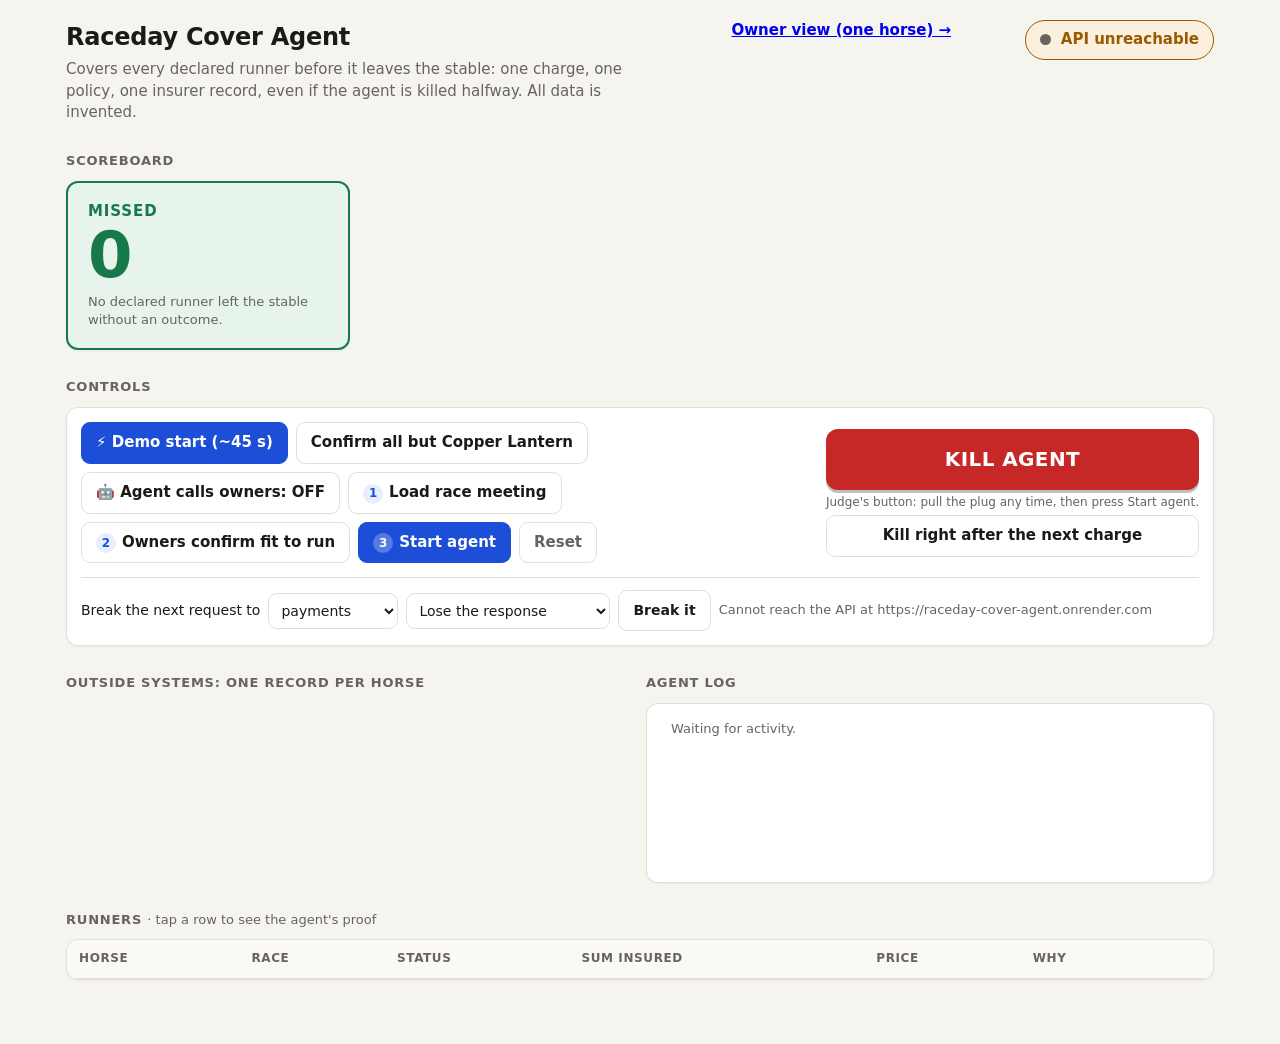
<file: web/index.html>
<!doctype html>
<html lang="en">
<head>
<script>if (location.pathname === "/") location.replace("/mission.html" + location.search + location.hash);</script>
<meta charset="utf-8">
<meta name="viewport" content="width=device-width, initial-scale=1">
<title>Raceday Cover Agent</title>
<style>
  :root {
    --bg:#f5f4ef; --card:#ffffff; --card2:#faf9f6; --ink:#1b1a17; --mute:#67645d; --line:#e2dfd6;
    --ok:#17794a; --ok-bg:#e6f4ec; --warn:#9a5800; --warn-bg:#fbf0dd; --bad:#b3261e; --bad-bg:#fbe7e5;
    --accent:#1d4ed8; --accent-bg:#e7eefe; --kill:#c62828; --kill-ink:#ffffff; --shadow:0 1px 2px rgba(0,0,0,.05);
    color-scheme: light;
  }
  @media (prefers-color-scheme: dark) {
    :root:not([data-theme="light"]) {
      --bg:#131210; --card:#1d1c19; --card2:#191815; --ink:#f2f0ea; --mute:#a29e95; --line:#34322d;
      --ok:#5fd39a; --ok-bg:#16301f; --warn:#f2b55c; --warn-bg:#33270f; --bad:#ff8a80; --bad-bg:#3a1a17;
      --accent:#8fb0ff; --accent-bg:#1a2541; --kill:#e53935; --kill-ink:#ffffff; --shadow:none;
      color-scheme: dark;
    }
  }
  :root[data-theme="dark"] {
    --bg:#131210; --card:#1d1c19; --card2:#191815; --ink:#f2f0ea; --mute:#a29e95; --line:#34322d;
    --ok:#5fd39a; --ok-bg:#16301f; --warn:#f2b55c; --warn-bg:#33270f; --bad:#ff8a80; --bad-bg:#3a1a17;
    --accent:#8fb0ff; --accent-bg:#1a2541; --kill:#e53935; --kill-ink:#ffffff; --shadow:none;
    color-scheme: dark;
  }
  * { box-sizing:border-box; }
  html, body { overflow-x:hidden; }
  body { margin:0; background:var(--bg); color:var(--ink); font:15px/1.45 system-ui, -apple-system, "Segoe UI", Roboto, sans-serif; }
  main { max-width:1180px; margin:0 auto; padding:20px 16px 64px; }
  h1 { font-size:24px; margin:0; letter-spacing:-.01em; }
  h2 { font-size:13px; margin:28px 0 10px; color:var(--mute); font-weight:650; text-transform:uppercase; letter-spacing:.06em; }
  h3 { font-size:13px; margin:0 0 8px; color:var(--mute); font-weight:650; text-transform:uppercase; letter-spacing:.05em; }
  .sub { color:var(--mute); margin:4px 0 0; max-width:62ch; }
  .head { display:flex; flex-wrap:wrap; gap:12px 20px; align-items:flex-start; justify-content:space-between; }
  .card { background:var(--card); border:1px solid var(--line); border-radius:12px; box-shadow:var(--shadow); }
  .num { font-variant-numeric:tabular-nums; white-space:nowrap; }
  .mute { color:var(--mute); } .small { font-size:13px; }
  code, .mono { font-family:ui-monospace, SFMono-Regular, Menlo, monospace; font-size:12px; }

  /* agent state */
  .agent { display:inline-flex; align-items:center; gap:10px; padding:8px 14px; border-radius:99px; font-weight:650; border:1px solid var(--line); background:var(--card); white-space:nowrap; }
  .dot { width:11px; height:11px; border-radius:50%; background:var(--mute); }
  .agent.running { color:var(--ok); border-color:var(--ok); background:var(--ok-bg); }
  .agent.running .dot { background:var(--ok); animation:pulse 1.2s infinite; }
  .agent.killed { color:var(--bad); border-color:var(--bad); background:var(--bad-bg); }
  .agent.killed .dot { background:var(--bad); }
  .agent.offline { color:var(--warn); border-color:var(--warn); background:var(--warn-bg); }
  @keyframes pulse { 50% { opacity:.3; } }
  @media (prefers-reduced-motion: reduce) { .agent.running .dot, .pill.moving::before { animation:none; } }

  /* scoreboard */
  .board { display:grid; grid-template-columns:minmax(200px, 1fr) 3fr; gap:12px; }
  .missed { padding:18px 20px; display:flex; flex-direction:column; justify-content:center; border-width:2px; }
  .missed b { font-size:64px; line-height:1; font-variant-numeric:tabular-nums; }
  .missed span { font-size:15px; font-weight:650; text-transform:uppercase; letter-spacing:.06em; }
  .missed small { color:var(--mute); margin-top:6px; font-size:13px; }
  .missed.zero { border-color:var(--ok); background:var(--ok-bg); color:var(--ok); }
  .missed.some { border-color:var(--bad); background:var(--bad-bg); color:var(--bad); }
  .tiles { display:grid; grid-template-columns:repeat(3, 1fr); gap:12px; }
  .tile { padding:12px 14px; }
  .tile b { display:block; font-size:36px; line-height:1.1; font-variant-numeric:tabular-nums; }
  .tile span { color:var(--mute); font-size:13px; font-weight:600; }
  .tile.covered b { color:var(--ok); } .tile.referred b { color:var(--warn); }
  .tile.progress b { color:var(--accent); }

  /* systems + log */
  .split { display:grid; grid-template-columns:1fr 1fr; gap:12px; align-items:start; }
  .systems { display:grid; grid-template-columns:repeat(2, 1fr); gap:12px; }
  .sys { padding:12px 14px; }
  .sys .name { font-weight:650; text-transform:capitalize; }
  .sys .dup { display:flex; align-items:baseline; gap:6px; font-weight:700; margin:2px 0; }
  .sys .dup b { font-size:34px; line-height:1.1; font-variant-numeric:tabular-nums; }
  .sys .dup em { font-style:normal; font-size:15px; }
  .sys.clean .dup { color:var(--ok); } .sys.dirty { border-color:var(--bad); } .sys.dirty .dup { color:var(--bad); }
  .proof { margin:10px 2px 0; font-size:13px; color:var(--mute); }
  .log { padding:12px 14px; height:100%; min-height:180px; display:flex; flex-direction:column; }
  .log ol { list-style:none; margin:0; padding:0; overflow-y:auto; max-height:236px; font-size:13px; }
  .log li { display:grid; grid-template-columns:auto 1fr; gap:10px; padding:4px 0; border-bottom:1px dashed var(--line); }
  .log li:last-child { border-bottom:0; }
  .log time { color:var(--mute); font-variant-numeric:tabular-nums; }
  .log .bad { color:var(--bad); font-weight:600; } .log .good { color:var(--ok); } .log .warn { color:var(--warn); }

  /* controls */
  .controls { padding:14px; display:grid; grid-template-columns:1fr auto; gap:14px 18px; align-items:center; }
  .steps { display:flex; flex-wrap:wrap; gap:8px; align-items:center; }
  button, select { font:inherit; border-radius:9px; border:1px solid var(--line); background:var(--card); color:var(--ink); }
  button { padding:9px 14px; cursor:pointer; font-weight:600; }
  button:hover:not(:disabled) { border-color:var(--mute); }
  button:focus-visible, select:focus-visible, tr.task:focus-visible { outline:3px solid var(--accent); outline-offset:2px; }
  button:disabled { opacity:.5; cursor:default; }
  button .n { display:inline-grid; place-items:center; width:20px; height:20px; border-radius:50%; background:var(--accent-bg); color:var(--accent); font-size:12px; margin-right:6px; }
  button.primary { background:var(--accent); border-color:var(--accent); color:#fff; }
  button.primary .n { background:rgba(255,255,255,.25); color:#fff; }
  :root[data-theme="dark"] button.primary { color:#0d1530; }
  @media (prefers-color-scheme: dark) { :root:not([data-theme="light"]) button.primary { color:#0d1530; } }
  button.ghost { background:transparent; color:var(--mute); }
  .killbox { display:flex; flex-direction:column; align-items:stretch; gap:4px; text-align:center; }
  button.kill { background:var(--kill); border:0; color:var(--kill-ink); font-size:20px; font-weight:800; letter-spacing:.02em; padding:16px 30px; border-radius:12px; box-shadow:0 3px 0 rgba(0,0,0,.25); text-transform:uppercase; }
  button.kill:active:not(:disabled) { transform:translateY(2px); box-shadow:0 1px 0 rgba(0,0,0,.25); }
  .killbox small { color:var(--mute); font-size:12px; }
  .chaos { grid-column:1 / -1; display:flex; flex-wrap:wrap; gap:8px; align-items:center; padding-top:12px; border-top:1px solid var(--line); font-size:14px; }
  select { padding:8px 8px; }
  #flash { min-height:20px; font-size:13px; color:var(--mute); }

  /* runners */
  .wrap { overflow-x:auto; -webkit-overflow-scrolling:touch; }
  table { border-collapse:collapse; width:100%; min-width:760px; }
  th, td { text-align:left; padding:10px 12px; border-bottom:1px solid var(--line); vertical-align:top; }
  th { font-size:12px; color:var(--mute); text-transform:uppercase; letter-spacing:.05em; font-weight:650; background:var(--card2); }
  th:first-child { border-top-left-radius:12px; } th:last-child { border-top-right-radius:12px; }
  tr.task { cursor:pointer; } tr.task:hover td { background:var(--card2); }
  tr.task.open td { background:var(--card2); border-bottom-color:transparent; }
  .caret { display:inline-block; width:14px; color:var(--mute); transition:transform .15s; }
  tr.open .caret { transform:rotate(90deg); }
  .hid { color:var(--mute); font-size:12px; display:block; padding-left:14px; }
  .pill { display:inline-flex; align-items:center; gap:6px; padding:2px 10px; border-radius:99px; font-size:12px; font-weight:650; border:1px solid var(--line); white-space:nowrap; text-transform:capitalize; }
  .pill.covered, .pill.verified { color:var(--ok); border-color:var(--ok); background:var(--ok-bg); }
  .pill.referred, .pill.awaiting_owner, .pill.not_found, .pill.intent { color:var(--warn); border-color:var(--warn); background:var(--warn-bg); }
  .pill.blocked, .pill.mismatched, .pill.unable_to_determine, .pill.unknown { color:var(--bad); border-color:var(--bad); background:var(--bad-bg); }
  .pill.not_confirmed, .pill.not_eligible { color:var(--mute); }
  .pill.moving { color:var(--accent); border-color:var(--accent); background:var(--accent-bg); }
  .pill.moving::before { content:""; width:6px; height:6px; border-radius:50%; background:currentColor; animation:pulse 1s infinite; }
  .why { color:var(--mute); font-size:13px; max-width:44ch; }
  .why.model { color:var(--ink); }
  td.detail { padding:0 12px 16px; background:var(--card2); }
  .detail-in { position:sticky; left:12px; max-width:calc(100vw - 58px); display:grid; grid-template-columns:3fr 2fr; gap:14px; align-items:start; }
  .panel { background:var(--card); border:1px solid var(--line); border-radius:10px; padding:12px 14px; min-width:0; }
  .tl { list-style:none; margin:0; padding:0; }
  .tl > li { padding:0 0 12px; }
  .tl > li:last-child { padding-bottom:0; }
  .tl .stephead { display:flex; flex-wrap:wrap; gap:6px 10px; align-items:center; font-weight:650; }
  .tl .events { list-style:none; margin:6px 0 0 6px; padding:0 0 0 14px; border-left:2px solid var(--line); font-size:13px; }
  .tl .events li { position:relative; padding:2px 0; display:flex; gap:10px; flex-wrap:wrap; }
  .tl .events li::before { content:""; position:absolute; left:-20px; top:9px; width:10px; height:10px; border-radius:50%; background:var(--card); border:2px solid var(--mute); }
  .tl .events li.ok::before { border-color:var(--ok); background:var(--ok); }
  .tl .events li.warn::before { border-color:var(--warn); background:var(--warn); }
  .tl .events li.bad::before { border-color:var(--bad); background:var(--bad); }
  .tl .events li.recover { color:var(--ok); font-weight:600; }
  .tl .events time { color:var(--mute); font-variant-numeric:tabular-nums; min-width:58px; }
  .explain { font-size:15px; line-height:1.5; margin:0; }
  .reasons { margin:0; padding-left:18px; font-size:14px; }
  .kv { display:grid; grid-template-columns:auto 1fr; gap:4px 12px; font-size:14px; margin:8px 0 0; }
  .kv dt { color:var(--mute); } .kv dd { margin:0; }
  .gap { color:var(--bad); font-weight:650; }
  .empty { padding:18px; color:var(--mute); }
  .stack { display:grid; gap:12px; align-content:start; }

  /* projector and phone */
  @media (min-width:1400px) { body { font-size:16px; } main { max-width:1320px; } }
  @media (max-width:900px) {
    .board, .split { grid-template-columns:1fr; }
    .detail-in { grid-template-columns:1fr; }
  }
  @media (max-width:640px) {
    .tiles { grid-template-columns:repeat(3, 1fr); gap:8px; }
    .tile { padding:10px; } .tile b { font-size:26px; } .tile span { font-size:12px; }
    .missed { flex-direction:row; align-items:center; justify-content:flex-start; gap:6px 14px; flex-wrap:wrap; }
    .missed small { flex-basis:100%; margin-top:0; }
    .missed b { font-size:48px; }
    .controls { grid-template-columns:1fr; }
    .steps button { flex:1 1 100%; text-align:left; }
    .systems { gap:8px; }
    .sys .dup b { font-size:28px; }
    h1 { font-size:21px; }
  }
</style>
</head>
<body>
<main>
  <header class="head">
    <div>
      <h1>Raceday Cover Agent</h1>
      <p class="sub">Covers every declared runner before it leaves the stable: one charge, one policy, one insurer record, even if the agent is killed halfway. All data is invented.</p>
    </div>
    <a href="mission.html" style="font-weight:600">Owner view (one horse) →</a>
    <div class="agent" id="agent" role="status" aria-live="polite"><span class="dot"></span><span id="agentText">Connecting</span></div>
  </header>

  <h2>Scoreboard</h2>
  <section class="board">
    <div class="card missed zero" id="missed"><span>Missed</span><b id="missedN">0</b><small>No declared runner left the stable without an outcome.</small></div>
    <div class="tiles" id="tiles"></div>
  </section>

  <h2>Controls</h2>
  <section class="card controls">
    <div class="steps">
      <button id="demoStart" class="primary">⚡ Demo start (~45 s)</button>
      <button id="confirmButOne">Confirm all but Copper Lantern</button>
      <button id="autoCall">🤖 Agent calls owners: OFF</button>
      <button id="seed"><span class="n">1</span>Load race meeting</button>
      <button id="confirmAll"><span class="n">2</span>Owners confirm fit to run</button>
      <button id="start" class="primary"><span class="n">3</span>Start agent</button>
      <button id="reset" class="ghost">Reset</button>
    </div>
    <div class="killbox">
      <button id="kill" class="kill" aria-describedby="killNote">Kill agent</button>
      <small id="killNote">Judge's button: pull the plug any time, then press Start agent.</small>
      <button id="killAfterCharge">Kill right after the next charge</button>
    </div>
    <div class="chaos">
      <span>Break the next request to</span>
      <select id="chaosSystem" aria-label="Outside system"><option value="payments">payments</option><option value="platform">platform</option><option value="insurer">insurer</option><option value="notify">notify</option><option value="refunds">refunds</option><option value="cancellations">cancellations</option></select>
      <select id="chaosMode" aria-label="What goes wrong"><option value="drop_response">Lose the response</option><option value="reject">Reject</option><option value="rename_field">Rename fields</option><option value="down">Go down (keeps failing)</option></select>
      <button id="chaos">Break it</button>
      <span id="flash" aria-live="polite"></span>
    </div>
  </section>

  <section class="split">
    <div>
      <h2>Outside systems: one record per horse</h2>
      <div class="systems" id="systems"></div>
      <p class="proof" id="proof"></p>
    </div>
    <div>
      <h2>Agent log</h2>
      <div class="card log"><ol id="log"><li><time></time><span class="mute">Waiting for activity.</span></li></ol></div>
    </div>
  </section>

  <h2>Runners <span class="mute" style="text-transform:none;letter-spacing:0;font-weight:500">· tap a row to see the agent's proof</span></h2>
  <div class="card wrap">
    <table>
      <thead><tr><th>Horse</th><th>Race</th><th>Status</th><th>Sum insured</th><th>Price</th><th>Why</th><th></th></tr></thead>
      <tbody id="rows"></tbody>
    </table>
  </div>
</main>
<script src="config.js"></script>
<script>
const API = window.API_BASE;
const $ = id => document.getElementById(id);
async function call(path, method = "GET", body) {
  const r = await fetch(API + path, { method, headers: { "content-type": "application/json" }, body: body ? JSON.stringify(body) : undefined });
  let data = null; try { data = await r.json(); } catch (_) {}
  return { ok: r.ok, status: r.status, data };
}
const get = async path => { const r = await call(path); if (!r.ok) throw Object.assign(new Error(path), { status: r.status }); return r.data; };
const esc = s => String(s ?? "").replace(/[&<>"']/g, c => ({ "&": "&amp;", "<": "&lt;", ">": "&gt;", '"': "&quot;", "'": "&#39;" }[c]));
const label = s => String(s || "").replace(/_/g, " ");
const clock = t => { const d = t ? new Date(t) : null; return d && !isNaN(d) ? d.toLocaleTimeString([], { hour: "2-digit", minute: "2-digit", second: "2-digit", hourCycle: "h23" }) : ""; };
const money = (n, cur) => {
  if (n == null || n === "" || isNaN(n)) return "";
  const v = Number(n), dp = v < 1000 ? 2 : 0;
  try { return new Intl.NumberFormat(undefined, { style: "currency", currency: cur || "EUR", minimumFractionDigits: dp, maximumFractionDigits: dp }).format(v); }
  catch (_) { return `${cur || ""} ${v.toLocaleString()}`; }
};

const DONE = new Set(["covered", "referred", "not_confirmed", "not_eligible", "cancelled", "cancelling"]);
const STEPS = { charge: "Charge the owner", issue: "Issue the policy", report: "Report to the insurer", notify: "Notify the owner", refund: "Refund the owner" };
const pillClass = s => DONE.has(s) || ["awaiting_owner", "blocked"].includes(s) ? s : "moving";

let tasks = [], referrals = {}, actionsCache = {}, open = new Set();
let lastStatus = {}, localLog = [], timelineOK = null, timelineRetryAt = 0, serverLog = [];
let killedAt = null, wasRunning = null, armedKill = false;

function note(text, cls = "", at = new Date().toISOString()) {
  localLog.push({ at, text, cls });
  if (localLog.length > 200) localLog.shift();
}

/* ---------- reasons ---------- */
function reasonList(t) {
  const q = t.quote || {}, out = [];
  if (t.referral_reason) out.push(t.referral_reason);
  if (t.reason) out.push(t.reason);
  if (t.blocked_at) out.push(`stopped safely at ${label(t.blocked_at)}: ${label(t.blocked_reason)}`);
  (q.risk_factors || []).forEach(f => out.push(f.evidence || f.reason || f.factor || (typeof f === "string" ? f : "")));
  (q.exclusions || []).forEach(x => out.push("excludes " + x));
  if (q.valuation && q.valuation.gap_flagged) out.push("owner's value far above the evidence");
  if (q.offerable && q.value_basis) out.push("value: " + q.value_basis);
  return out.filter(Boolean);
}
const explanation = t => { const e = (t.quote || {}).explanation; return typeof e === "string" ? e : (e && (e.text || e.summary)) || ""; };

/* ---------- ledger timeline ---------- */
function ledgerHTML(actions) {
  if (!actions) return `<p class="mute small">Loading the ledger...</p>`;
  if (!actions.length) return `<p class="mute small">No outside system has been touched for this horse. Nothing was charged.</p>`;
  return `<ol class="tl">${actions.map(a => {
    const st = a.state || "intent", ev = [];
    ev.push(`<li><time>${clock(a.created_at)}</time><span>Intent saved before any call <code>${esc(a.operation_id)}</code></span></li>`);
    const n = Number(a.attempts || 0);
    if (n === 0 && st === "verified") ev.push(`<li class="ok recover"><time></time><span>Read back first: already held from an earlier run. Not sent again.</span></li>`);
    else if (n === 1) ev.push(`<li><time></time><span>Call sent with that operation ID</span></li>`);
    else if (n > 1) ev.push(`<li class="warn"><time></time><span>Call sent ${n} times, every time with the same operation ID (the system keeps one)</span></li>`);
    if (st === "intent") ev.push(`<li class="warn"><time>${clock(a.updated_at)}</time><span>Waiting to read back</span></li>`);
    else {
      const cls = st === "verified" ? "ok" : st === "not_found" ? "warn" : "bad";
      const ref = a.evidence && (a.evidence.reference || (a.evidence.found && a.evidence.found.reference));
      const words = { verified: "Read back: verified", not_found: "Read back: not found", mismatched: "Read back: mismatched, task stopped", unable_to_determine: "Read back: could not tell, task stopped safely" }[st] || "Read back: " + label(st);
      ev.push(`<li class="${cls}"><time>${clock(a.updated_at)}</time><span>${words}${ref ? ` <code>${esc(ref)}</code>` : ""}${a.evidence && a.evidence.found_on_read_back ? ` <b>verified after restart</b>` : ""}</span></li>`);
    }
    return `<li><div class="stephead">${esc(STEPS[a.step] || label(a.step))} <span class="mute small">${esc(a.system)}</span> <span class="pill ${esc(st)}">${esc(label(st))}</span></div><ul class="events">${ev.join("")}</ul></li>`;
  }).join("")}</ol>`;
}

function referralHTML(t) {
  const r = referrals[t._id];
  if (!r) return `<p class="mute small">Preparing the underwriter's pack...</p>`;
  const p = r.pack || {}, q = p.quote || t.quote || {}, cur = q.currency;
  const summary = typeof p.summary === "string" ? p.summary : (p.summary && (p.summary.text || p.summary.summary));
  const head = `<p class="small"><b>No charge.</b> Sent to an underwriter${r.created_at ? " at " + clock(r.created_at) : ""}${r.decision ? ", decision: " + esc(label(r.decision.outcome || r.decision)) : ", awaiting decision"}.</p>`;
  if (summary) return head + `<p class="explain">${esc(summary)}</p>`;
  const val = p.agent_valuation || q.valuation || {};
  const decl = (p.declarations || []).map(d => `${esc(d.date)}: ${d.fit ? "fit" : "<span class='gap'>not fit</span>"}`).join(", ");
  return head + `<dl class="kv">
    <dt>Why</dt><dd>${esc(p.why || r.reason)}</dd>
    <dt>Owner's figure</dt><dd class="num ${val.gap_flagged ? "gap" : ""}">${p.owner_value != null ? money(p.owner_value, cur) : "none given (table default)"}</dd>
    <dt>Our valuation</dt><dd><span class="num">${val.estimate != null ? money(val.estimate, cur) : "n/a"}</span>${(val.evidence || []).length ? `<br><span class="mute small">${val.evidence.map(esc).join("; ")}</span>` : ""}</dd>
    ${p.rating ? `<dt>Rating</dt><dd>${esc(p.rating)}</dd>` : ""}
    ${decl ? `<dt>Past declarations</dt><dd>${decl}</dd>` : ""}
    ${p.deadline ? `<dt>Leaves stable</dt><dd>${clock(p.deadline)}</dd>` : ""}
  </dl>`;
}

function detailHTML(t) {
  const exp = explanation(t), rs = reasonList(t), q = t.quote || {};
  const why = exp ? `<p class="explain">${esc(exp)}</p>` : rs.length ? `<ul class="reasons">${rs.map(r => `<li>${esc(r)}</li>`).join("")}</ul>` : `<p class="mute small">Not priced yet.</p>`;
  const price = q.offerable ? `<dl class="kv"><dt>Premium</dt><dd class="num">${money(q.premium, q.currency)}${q.risk_adjustment && q.risk_adjustment !== 1 ? ` <span class="mute">(x${esc(q.risk_adjustment)} for risk)</span>` : ""}</dd><dt>Tax</dt><dd class="num">${money(q.tax, q.currency)}</dd><dt>Total</dt><dd class="num"><b>${money(q.total, q.currency)}</b></dd></dl>` : "";
  const side = [];
  const inv = t.investigation;
  if (inv && inv.trail && inv.trail.length) {
    const nice = s => String(s || "").replace(/^get_/, "").replace(/_/g, " ");
    side.push(`<div class="panel"><h3>How the agent investigated${inv.source === "template" ? " (fallback checklist)" : ""}</h3><ol class="reasons">${inv.trail.map(s => `<li><b>${esc(nice(s.tool))}</b>${s.why ? ` · ${esc(s.why)}` : ""}${/refused/.test(s.finding || "") ? ` <span class="gap">${esc(s.finding)}</span>` : ""}</li>`).join("")}</ol>${inv.summary ? `<p class="explain">${esc(inv.summary)}</p>` : ""}</div>`);
  }
  side.push(`<div class="panel"><h3>${exp ? "Agent's explanation" : "Why this price"}</h3>${why}${price}</div>`);
  if (t.status === "referred" || referrals[t._id]) side.push(`<div class="panel"><h3>Underwriter's pack</h3>${referralHTML(t)}</div>`);
  return `<div class="detail-in"><div class="panel"><h3>Ledger: what was intended and what was proven</h3>${ledgerHTML(actionsCache[t._id])}</div><div class="stack">${side.join("")}</div></div>`;
}

/* ---------- render ---------- */
function renderRows() {
  if (!tasks.length) { $("rows").dataset.h = ""; $("rows").innerHTML = `<tr><td colspan="7" class="empty">No runners yet. Press <b>Load race meeting</b>.</td></tr>`; return; }
  const html = tasks.map(t => {
    const q = t.quote || {}, isOpen = open.has(t._id), exp = explanation(t);
    const why = t.status === "referred" ? `<span class="why">${esc(t.referral_reason || t.reason || "Sent to an underwriter")}</span>` : exp ? `<span class="why model">${esc(exp)}</span>` : `<span class="why">${esc(reasonList(t).join(" · "))}</span>`;
    const cancelBtn = !["cancelled", "cancelling", "not_eligible", "not_confirmed", "referred"].includes(t.status) ? ` <button data-cancel="${esc(t._id)}">Cancel</button>` : "";
    const ask = (t.status === "awaiting_owner" && !t.confirmation ? `<button data-call="${esc(t._id)}">📞 Call owner (simulated)</button> <button data-phone="${esc(t._id)}">☎️ Ring real phone</button> <button data-fit="${esc(t._id)}">Yes, fit</button> <button data-unfit="${esc(t._id)}">No</button>` : "") + cancelBtn;
    const row = `<tr class="task${isOpen ? " open" : ""}" data-id="${esc(t._id)}" tabindex="0" aria-expanded="${isOpen}">
      <td><span class="caret">&#9656;</span><b>${esc(t.horse)}</b><span class="hid">${esc(t.horse_id)}</span></td>
      <td>${esc((t.race || {}).race_name)}<span class="hid" style="padding:0">${esc((t.race || {}).type)} · off ${clock((t.race || {}).off_dt)}</span></td>
      <td><span class="pill ${pillClass(t.status)}">${esc(label(t.status))}</span></td>
      <td class="num">${q.offerable ? money(q.sum_insured, q.currency) : ""}</td>
      <td class="num">${q.offerable && t.status !== "referred" ? money(q.total, q.currency) : ""}</td>
      <td>${why}</td><td>${ask}</td></tr>`;
    return row + (isOpen ? `<tr class="detailrow"><td colspan="7" class="detail">${detailHTML(t)}</td></tr>` : "");
  }).join("");
  if ($("rows").dataset.h === html) return;  // unchanged: keep focus and scroll
  const focused = document.activeElement && document.activeElement.closest && document.activeElement.closest("tr.task");
  $("rows").innerHTML = html; $("rows").dataset.h = html;
  if (focused) { const again = document.querySelector(`tr.task[data-id="${CSS.escape(focused.dataset.id)}"]`); if (again) again.focus(); }
}

function renderLog() {
  const items = [...serverLog, ...localLog].sort((a, b) => String(a.at).localeCompare(String(b.at))).slice(-60).reverse();
  if (!items.length) return;
  const box = $("log"), html = items.map(e => `<li><time>${clock(e.at)}</time><span class="${e.cls || ""}">${esc(e.text)}</span></li>`).join("");
  if (box.dataset.h !== html) { box.innerHTML = html; box.dataset.h = html; }
}

function normaliseTimeline(data) {
  const list = Array.isArray(data) ? data : (data && (data.events || data.timeline || data.items)) || [];
  return list.map(e => {
    const at = e.at || e.ts || e.time || e.created_at || e.updated_at;
    const who = e.horse || (tasks.find(t => t._id === e.task_id) || {}).horse;
    const d = e.detail && typeof e.detail === "object" ? e.detail : null;
    const decided = e.kind === "outreach_decision" && d ? `Outreach: ${({call_now: "☎️ call the owner now", app_reminder: "📱 in-app reminder", wait: "⏳ wait"})[d.move] || d.move} · ${d.reason || ""}${d.refused ? " [code refused: " + d.refused + "]" : ""}` : e.kind === "investigate" && d ? `Investigated ${String(d.tool || "").replace(/^get_/, "").replace(/_/g, " ")}${d.why ? " · " + d.why : ""}` : e.kind === "killed" ? "Agent KILLED" + (d && d.message ? " · " + d.message : "") : e.kind === "resume_after_crash" ? "Restarted: reading back before acting" + (d && d.message ? " · " + d.message : "") : e.kind === "recovered" ? `Recovered: ${STEPS[d && d.step] || label((d && d.step) || "step")} already done before the crash, not sent again` : e.kind === "agent_decision" && d ? `Model decided: ${label(d.move)} (${d.step} at ${d.system}) · ${d.reason || ""}${d.source === "template" ? " [fallback]" : ""}` : null;
    const what = decided || e.message || e.text || e.summary || (d ? [label(e.kind), d.system, d.move || d.state || (d.mapping ? "fields mapped" : "")].filter(Boolean).join(": ").replace(/model mapping/i, "insurer renamed its fields; model proposed a mapping").replace(/mapping validated/i, "code validated the mapping").replace(/case found/i, "found a past fix with Atlas Vector Search") : e.detail) || [label(e.event || e.kind || e.type), e.step && label(e.step), e.state && label(e.state)].filter(Boolean).join(": ");
    const k = String(e.kind || e.event || e.type || e.state || "").toLowerCase();
    const cls = /kill|crash|lost|reject|mismatch|fail|error/.test(k) ? "bad" : /recover|resum|verified|found/.test(k) ? "good" : /retry|resend|re-send|refer/.test(k) ? "warn" : "";
    return { at, text: (who ? who + ": " : "") + what, cls };
  });
}

let timelineBusy = false, timelineSeq = 0, timelineRendered = 0;
async function pollTimeline() {
  if (timelineBusy) return;
  if (timelineOK === false && Date.now() < timelineRetryAt) return;
  timelineBusy = true; const mySeq = ++timelineSeq;
  try {
    const r = await call("/timeline?task_id=");
    if (mySeq < timelineRendered) return;
    if (r.status === 404) { timelineOK = false; timelineRetryAt = Date.now() + 20000; serverLog = []; return; }
    if (r.ok) { timelineOK = true; timelineRendered = mySeq; serverLog = normaliseTimeline(r.data); }
  } catch (_) { timelineOK = false; timelineRetryAt = Date.now() + 20000; }
  finally { timelineBusy = false; }
}

let refreshing = false, refreshSeq = 0, renderedSeq = 0;
async function refresh() {
  if (refreshing) return;  // one poll in flight at a time; the loop picks up the next
  refreshing = true;
  try { await refreshOnce(++refreshSeq); } finally { refreshing = false; }
}
async function refreshOnce(mySeq) {
  let board, fresh;
  try { [board, fresh] = await Promise.all([get("/scoreboard"), get("/tasks")]); }
  catch (e) { $("agent").className = "agent offline"; $("agentText").textContent = "API unreachable"; $("flash").textContent = "Cannot reach the API at " + API; return; }

  if (mySeq < renderedSeq) return;  // stale response: never render backwards
  renderedSeq = mySeq; tasks = fresh;
  // agent state
  const running = !!board.agent_running;
  if (wasRunning === true && !running && !killedAt) {
    if (armedKill) { killedAt = new Date().toISOString(); armedKill = false; note("Agent KILLED right after the charge", "bad", killedAt); }
    else note("Agent process stopped", "warn");
  }
  wasRunning = running;
  if (running) killedAt = null;
  $("agent").className = "agent " + (running ? "running" : killedAt ? "killed" : "");
  $("agentText").textContent = running ? "Agent running" : killedAt ? `Agent killed at ${clock(killedAt)}` : "Agent stopped";

  // status changes -> local log
  const byId = Object.fromEntries(tasks.map(t => [t._id, t]));
  for (const t of tasks) {
    const prev = lastStatus[t._id];
    if (prev && prev !== t.status) {
      const cls = t.status === "covered" ? "good" : ["referred", "awaiting_owner"].includes(t.status) ? "warn" : t.status === "blocked" ? "bad" : "";
      note(`${t.horse}: ${label(prev)} → ${label(t.status)}`, cls, t.updated_at || undefined);
    }
  }
  lastStatus = Object.fromEntries(tasks.map(t => [t._id, t.status]));
  open.forEach(id => { if (!byId[id]) open.delete(id); });

  // scoreboard
  const now = Date.now();
  // Missed = a runner that left the stable stuck part-way (stopped, or mid-write) with no accounted outcome.
  // Runners the agent has not reached yet are not missed: it will close them as not confirmed or not eligible.
  const STUCK = new Set(["blocked", "charged", "issued", "reported"]);
  const missed = tasks.filter(t => STUCK.has(t.status) && t.deadline && new Date(t.deadline).getTime() < now).length;
  $("missedN").textContent = missed;
  $("missed").className = "card missed " + (missed ? "some" : "zero");
  $("missed").querySelector("small").textContent = missed ? "Runner(s) left the stable part-way through, with no accounted outcome." : board.declared ? "Every declared runner is covered, referred, not confirmed, not eligible or still in hand." : "Load the race meeting to start.";
  const tiles = [["Declared", board.declared, ""], ["Covered", board.covered, "covered"], ["Referred", board.referred, "referred"],
    ["Not confirmed", board.not_confirmed, ""], ["Not eligible", board.not_eligible, ""], ["Cancelled", board.cancelled, ""], ["In hand", board.in_progress, "progress"]];
  $("tiles").innerHTML = tiles.map(([k, v, c]) => `<div class="card tile ${c}"><b>${v ?? 0}</b><span>${k}</span></div>`).join("");

  // systems
  const sys = Object.entries(board.systems || {});
  const dupTotal = sys.reduce((s, [, v]) => s + (v.duplicates || 0), 0);
  $("systems").innerHTML = sys.map(([k, v]) => `<div class="card sys ${v.duplicates ? "dirty" : "clean"}"><span class="name">${esc(k)}</span><span class="dup"><b>${v.duplicates}</b><em>duplicate${v.duplicates === 1 ? "" : "s"}</em></span><span class="mute small num">${v.records} record${v.records === 1 ? "" : "s"}</span></div>`).join("");
  $("proof").innerHTML = dupTotal ? `<b class="gap">${dupTotal} duplicate effect(s) found.</b>` : `Every horse has at most one charge, one policy, one insurer record and one message, however many times the agent was killed.`;

  // referrals + expanded ledgers
  const jobs = [pollTimeline()];
  if (tasks.some(t => t.status === "referred")) jobs.push(call("/referrals").then(r => { if (r.ok && Array.isArray(r.data)) referrals = Object.fromEntries(r.data.map(x => [x.task_id || x._id, x])); }).catch(() => {}));
  open.forEach(id => jobs.push(call(`/tasks/${encodeURIComponent(id)}/actions`).then(r => { if (r.ok) actionsCache[id] = r.data; }).catch(() => {})));
  await Promise.all(jobs);
  renderRows();
  renderLog();
}

/* ---------- controls ---------- */
const flash = t => { $("flash").textContent = t; };
// Load and Reset lock the other step buttons until they finish, so a fast presenter cannot confirm before the runners exist.
const LOCKING = new Set(["seed", "reset", "demoStart"]), STEP_IDS = ["demoStart", "confirmButOne", "seed", "confirmAll", "start", "reset"];
const act = (id, fn) => $(id).addEventListener("click", async () => {
  const lock = LOCKING.has(id) ? STEP_IDS : [id];
  lock.forEach(b => $(b).disabled = true);
  if (LOCKING.has(id)) flash(id === "seed" ? "Loading the race meeting..." : id === "demoStart" ? "Pricing every horse… (~45 s)" : "Resetting...");
  try { await fn(); if (LOCKING.has(id)) flash(""); } catch (e) { flash("Request failed: " + e.message); } finally { lock.forEach(b => $(b).disabled = false); refresh(); }
});
act("seed", async () => { localLog = []; const r = await call("/control/seed", "POST"); note(r.ok ? `Race meeting loaded: ${r.data.runners ?? "?"} runners` : "Load failed"); });
act("start", async () => { const r = await call("/control/start", "POST"); killedAt = null; note(r.data && r.data.already_running ? "Agent already running" : "Agent started: reads its ledger back before doing anything", "good"); });
act("kill", async () => {
  const r = await call("/control/kill", "POST");
  if (r.data && r.data.was_running) { killedAt = new Date().toISOString(); note("Agent KILLED (SIGKILL, no clean-up)", "bad", killedAt); flash("Killed. Press Start agent: it will resume without repeating anything."); }
  else note("Kill pressed: agent was not running", "warn");
});
act("killAfterCharge", async () => {
  const r = await call("/control/kill-after-charge", "POST");
  if (r.ok) { armedKill = true; note("Armed: the agent dies the moment its next charge goes through, before it hears back", "bad"); flash("Armed. The next charge will take the money, then the agent dies before issuing the policy."); }
  else note("Could not arm the kill", "warn");
});
act("reset", async () => {
  if (!confirm("Reset clears every task, ledger entry and mock record in this demo database. Continue?")) return;
  await call("/control/reset", "POST"); open.clear(); actionsCache = {}; referrals = {}; lastStatus = {}; localLog = []; killedAt = null; note("Demo reset");
});
act("chaos", async () => {
  const system = $("chaosSystem").value, mode = $("chaosMode").value;
  // A renamed field matters where the agent reads back; the reply to a write is never trusted anyway.
  const target = mode === "rename_field" ? `${system}:read` : system;
  // "Go down" = reject every request for a while: the ledger cannot prove the step and the model must decide.
  const r = await call("/mocks/chaos", "POST", mode === "down" ? { system: target, mode: "reject", count: 8 } : { system: target, mode, count: 1 });
  const what = $("chaosMode").selectedOptions[0].textContent.toLowerCase();
  note(r.ok ? `Chaos armed: next ${system} request will ${what}` : "Chaos failed", "warn");
  flash(r.ok ? `Armed: next ${system} request will ${what}.` : "Could not arm chaos.");
});
act("demoStart", async () => {
  localLog = []; note("Demo start: resetting, loading and pricing every horse (about 45 s)…", "warn");
  const r = await call("/control/demo-start", "POST");
  if (r.ok && r.data) { open.clear(); actionsCache = {}; referrals = {}; lastStatus = {}; killedAt = null;
    note(`Ready in ${Math.round(r.data.seconds || 0)} s: ${(r.data.awaiting_owner || []).length} horses waiting for the owner`, "good"); }
  else note("Demo start failed", "bad");
});
let autoCallOn = false;
const showAutoCall = () => { $("autoCall").textContent = `🤖 Agent calls owners: ${autoCallOn ? "ON" : "OFF"}`; $("autoCall").classList.toggle("primary", autoCallOn); };
call("/control/auto-call").then(r => { if (r.ok) { autoCallOn = !!r.data.auto_call; showAutoCall(); } });
act("autoCall", async () => {
  const r = await call("/control/auto-call?on=" + (!autoCallOn), "POST");
  if (r.ok) { autoCallOn = !!r.data.auto_call; showAutoCall(); note(autoCallOn ? "Agent may now decide to call, remind or wait for each owner" : "Agent calling switched off", autoCallOn ? "warn" : ""); }
});
act("confirmButOne", async () => {
  const r = await call("/control/confirm-all-but-one?keep=" + encodeURIComponent("Copper Lantern"), "POST");
  note(r.ok ? `Owners confirmed ${(r.data.confirmed || []).length} horses; Copper Lantern kept for the phone call` : "Confirm failed", r.ok ? "good" : "bad");
});
act("confirmAll", async () => {
  const latest = await get("/tasks");
  const todo = (Array.isArray(latest) ? latest : []).filter(t => t.status === "awaiting_owner" && !t.confirmation);
  const res = await Promise.all(todo.map(t => call(`/tasks/${encodeURIComponent(t._id)}/confirm`, "POST", { fit: true })));
  const ok = res.filter(r => r.ok).length;
  note(`Owners confirmed fit to run: ${ok} runner${ok === 1 ? "" : "s"}${res.length - ok ? `, ${res.length - ok} not open for confirmation` : ""}`);
});

function toggle(id) {
  if (open.has(id)) open.delete(id); else { open.add(id); call(`/tasks/${encodeURIComponent(id)}/actions`).then(r => { if (r.ok) { actionsCache[id] = r.data; renderRows(); } }); }
  renderRows();
}
$("rows").addEventListener("click", async e => {
  const callBtn = e.target.closest("[data-call]");
  if (callBtn) {
    e.stopPropagation(); callBtn.disabled = true; callBtn.textContent = "Calling…";
    try {
      const r = await fetch(API + `/tasks/${encodeURIComponent(callBtn.dataset.call)}/call`, { method: "POST" });
      if (!r.ok) throw new Error(await r.text());
      const audio = new Audio(URL.createObjectURL(await r.blob()));
      const who = (tasks.find(t => t._id === callBtn.dataset.call) || {}).horse || "";
      note(`${who}: simulated call: agent asks the owner for the fit-to-run answer (voice by ElevenLabs; in production this rings the owner's phone)`, "warn");
      callBtn.textContent = "🔊 Speaking…"; await audio.play();
      audio.onended = () => { callBtn.textContent = "📞 Call again (simulated)"; callBtn.disabled = false; };
    } catch (err) { callBtn.textContent = "Call failed"; callBtn.disabled = false; note("Voice call failed: " + err.message, "bad"); }
    return;
  }
  const phoneBtn = e.target.closest("[data-phone]");
  if (phoneBtn) {
    e.stopPropagation();
    if (!confirm("This rings a real phone. Continue?")) return;
    phoneBtn.disabled = true; phoneBtn.textContent = "Ringing…";
    const r = await call(`/tasks/${encodeURIComponent(phoneBtn.dataset.phone)}/phone`, "POST");
    const who = (tasks.find(t => t._id === phoneBtn.dataset.phone) || {}).horse || "";
    if (r.ok) { note(`${who}: agent is phoning the owner; the spoken answer will update this row`, "warn"); phoneBtn.textContent = "☎️ On the call…"; }
    else { phoneBtn.textContent = "Call failed"; phoneBtn.disabled = false; note("Phone call failed: " + ((r.data && r.data.detail) || "unknown"), "bad"); }
    return;
  }
  const cancelB = e.target.closest("[data-cancel]");
  if (cancelB) {
    e.stopPropagation(); cancelB.disabled = true;
    const r = await call(`/tasks/${encodeURIComponent(cancelB.dataset.cancel)}/cancel`, "POST");
    const who = (tasks.find(t => t._id === cancelB.dataset.cancel) || {}).horse || "";
    const o = (r.data || {}).outcome;
    note(o === "cancelled" ? `${who}: cancelled${r.data.refunded ? ", premium refunded" : ""}${r.data.policy_cancelled ? ", policy cancelled" : ""} (proven)` : o === "refused" ? `${who}: cancel refused, the horse has left the stable: no refund` : `${who}: cancellation ${o || "failed"}`, o === "refused" ? "warn" : o === "cancelled" ? "good" : "bad");
    refresh(); return;
  }
  const unfit = e.target.closest("[data-unfit]");
  if (unfit) { e.stopPropagation(); unfit.disabled = true; await call(`/tasks/${encodeURIComponent(unfit.dataset.unfit)}/confirm`, "POST", { fit: false, given_by: "owner (demo console)" }); refresh(); return; }
  const fit = e.target.closest("[data-fit]");
  if (fit) { e.stopPropagation(); fit.disabled = true; await call(`/tasks/${encodeURIComponent(fit.dataset.fit)}/confirm`, "POST", { fit: true, given_by: "owner (demo console)" }); refresh(); return; }
  if (e.target.closest(".detailrow")) return;
  const tr = e.target.closest("tr.task"); if (tr) toggle(tr.dataset.id);
});
$("rows").addEventListener("keydown", e => {
  const tr = e.target.closest("tr.task");
  if (tr && (e.key === "Enter" || e.key === " ")) { e.preventDefault(); toggle(tr.dataset.id); const again = document.querySelector(`tr.task[data-id="${CSS.escape(tr.dataset.id)}"]`); if (again) again.focus(); }
});

(async function loop() { await refresh(); setTimeout(loop, 1500); })();
</script>
</body>
</html>
</file>
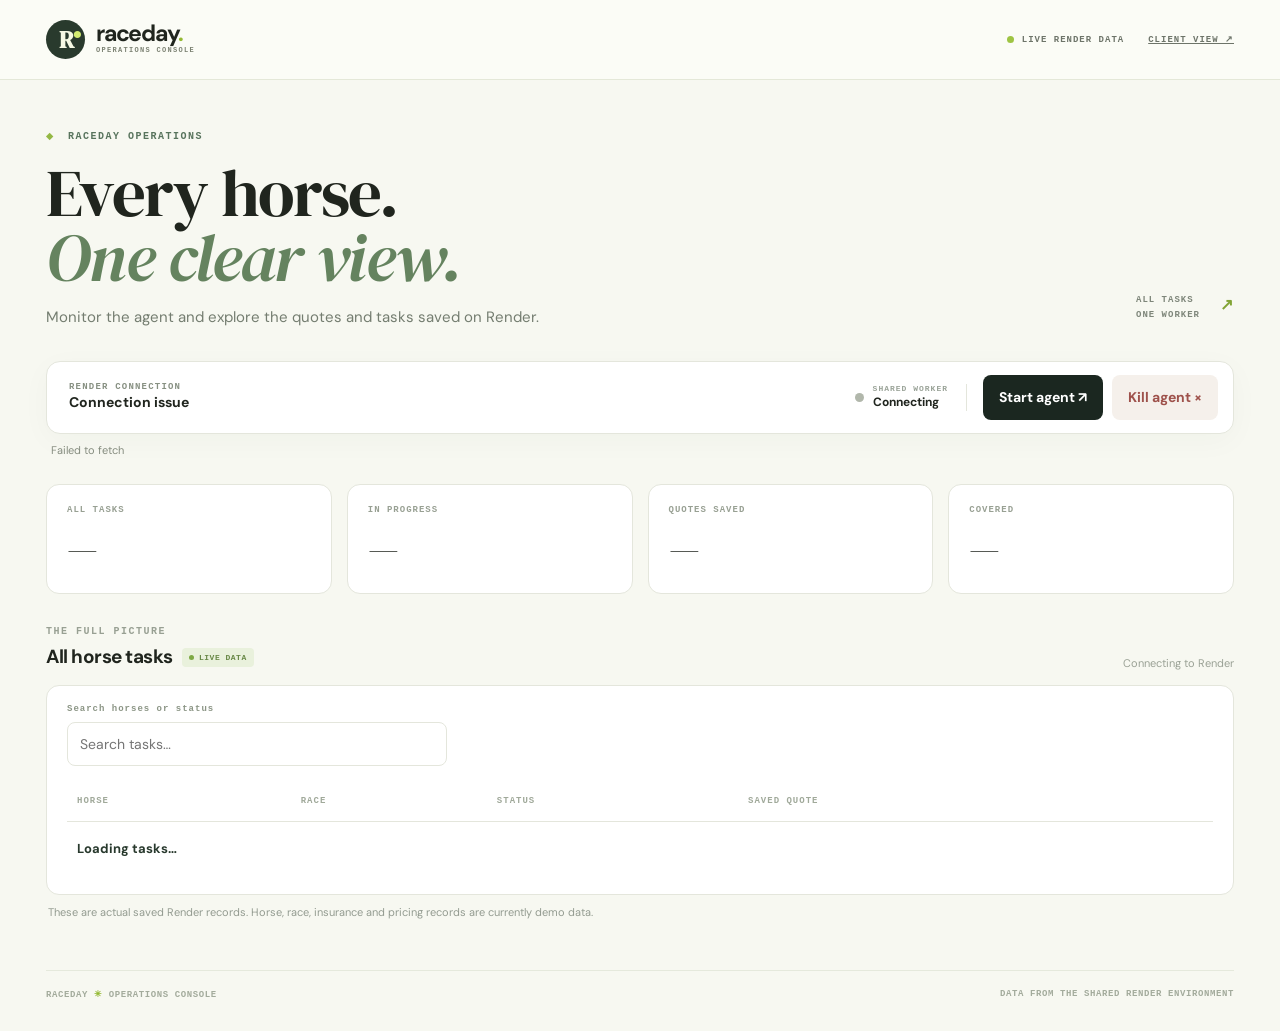
<file: web/admin.html>
<!doctype html>
<html lang="en"><head><meta charset="utf-8"><meta name="viewport" content="width=device-width,initial-scale=1"><title>Raceday — Operations</title><link rel="stylesheet" href="mission.css"><link rel="stylesheet" href="admin.css"><script src="admin.js" defer></script></head>
<body><header class="topbar"><a href="mission.html" class="brand"><span class="brand-mark">R<span>•</span></span><span>raceday<span class="brand-period">.</span><small>OPERATIONS CONSOLE</small></span></a><div class="top-right"><span class="environment"><span class="signal"></span> LIVE RENDER DATA</span><a href="mission.html">CLIENT VIEW ↗</a></div></header>
<main><div class="intro"><div><div class="eyebrow"><span class="tiny-diamond">◆</span> RACEDAY OPERATIONS</div><h1>Every horse.<br><em>One clear view.</em></h1><p>Monitor the agent and explore the quotes and tasks saved on Render.</p></div><div class="intro-aside">ALL TASKS<br>ONE WORKER <span class="arrow">↗</span></div></div>
<section class="mission-bar"><div class="selector-wrap"><label>RENDER CONNECTION</label><strong id="connection">Connecting…</strong></div><div class="worker-controls"><div class="worker-status"><span class="worker-dot" id="workerDot"></span><span><small>SHARED WORKER</small><strong id="workerState">Connecting</strong></span></div><button id="startAgent" class="button start">Start agent ↗</button><button id="killAgent" class="button kill">Kill agent ×</button></div></section><div class="global-note" id="notice" role="status">Start and kill affect all tasks in the shared Render environment.</div>
<section class="metrics" aria-label="Task counts"><div><span>ALL TASKS</span><strong id="total">—</strong></div><div><span>IN PROGRESS</span><strong id="active">—</strong></div><div><span>QUOTES SAVED</span><strong id="quotes">—</strong></div><div><span>COVERED</span><strong id="covered">—</strong></div></section>
<div class="section-title"><div><div class="eyebrow muted">THE FULL PICTURE</div><h3>All horse tasks <span class="live-pill"><span></span> LIVE DATA</span></h3></div><span class="section-sub" id="updated">Connecting to Render</span></div>
<div class="admin-list"><label class="search-label">Search horses or status<input id="search" type="search" placeholder="Search tasks…"></label><div class="table-scroll"><table><thead><tr><th>HORSE</th><th>RACE</th><th>STATUS</th><th>SAVED QUOTE</th><th></th></tr></thead><tbody id="rows"><tr><td colspan="5">Loading tasks…</td></tr></tbody></table></div></div>
<p class="honesty">These are actual saved Render records. Horse, race, insurance and pricing records are currently demo data.</p><footer><span>RACEDAY <span class="brand-period">✳</span> OPERATIONS CONSOLE</span><span>DATA FROM THE SHARED RENDER ENVIRONMENT</span></footer></main></body></html>
</file>
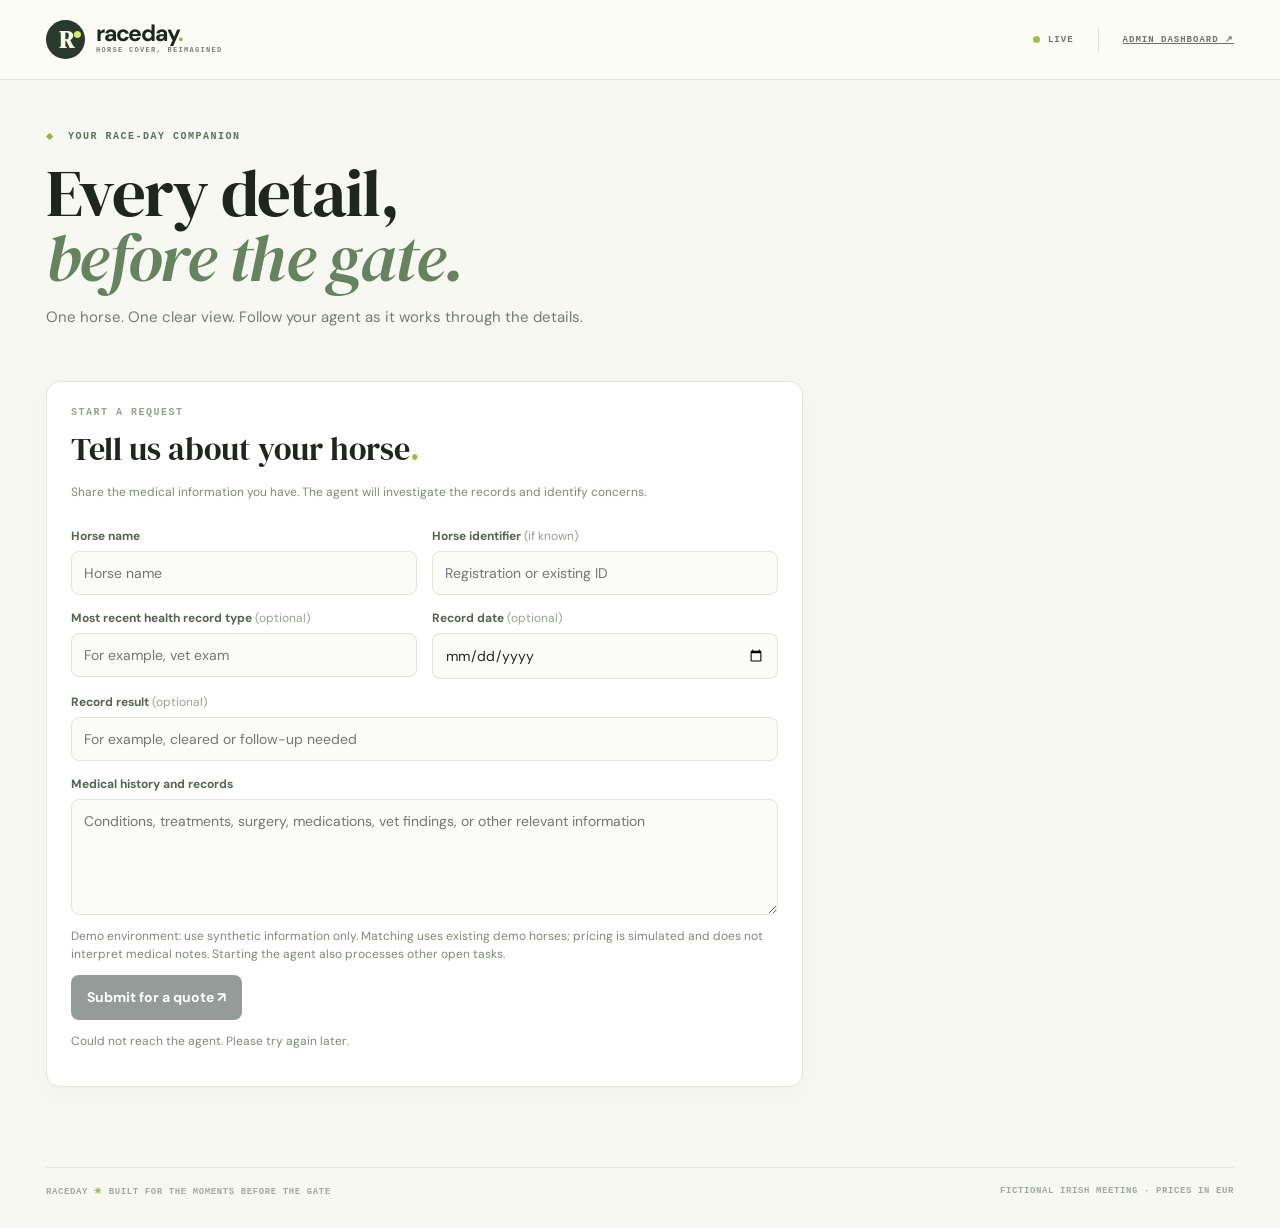
<file: web/mission.html>
<!doctype html>
<html lang="en">
<head>
  <meta charset="utf-8">
  <meta name="viewport" content="width=device-width, initial-scale=1">
  <meta name="color-scheme" content="light">
  <title>Raceday — Horse mission</title>
  <link rel="stylesheet" href="mission.css">
</head>
<body>
  <div class="app">
    <header class="topbar">
      <a href="mission.html" class="brand" aria-label="Raceday home"><span class="brand-mark">R<span>•</span></span><span>raceday<span class="brand-period">.</span><small>HORSE COVER, REIMAGINED</small></span></a>
      <div class="top-right"><span class="environment"><span class="signal"></span> LIVE</span><span class="top-divider"></span><a class="top-note" href="admin.html">ADMIN DASHBOARD ↗</a></div>
    </header>

    <main>
      <div class="intro"><div><div class="eyebrow"><span class="tiny-diamond">◆</span> YOUR RACE-DAY COMPANION</div><h1>Every detail,<br><em>before the gate.</em></h1><p>One horse. One clear view. Follow your agent as it works through the details.</p></div></div>

      <section class="mission-bar" id="missionBar" hidden aria-label="Select horse and control agent">
        <div class="selector-wrap"><label>YOUR HORSE</label><strong id="selectedHorse">Loading latest saved task…</strong></div>
        <div class="worker-controls"><div class="worker-status"><span class="worker-dot" id="workerDot"></span><span><small>AGENT</small><strong id="workerState">Connecting</strong></span></div><button id="startAgent" class="button start">Start agent <span>↗</span></button><button id="killAgent" class="button kill">Kill agent <span>×</span></button><button id="killAfterCharge" class="button kill" title="Kills the agent the instant it takes the next payment, before it hears back">Kill right after the payment <span>⚡</span></button></div>
      </section>
      <div class="global-note" id="notice" hidden role="status">Start and kill control the agent for all horses.</div>

      <div class="workspace">
        <section class="main-column">
          <section class="intake-card" id="intake"><div class="eyebrow muted">START A REQUEST</div><h2>Tell us about your horse<span class="title-dot">.</span></h2><p>Share the medical information you have. The agent will investigate the records and identify concerns.</p><form id="intakeForm"><div class="intake-grid"><label>Horse name<input name="horse_name" required placeholder="Horse name"></label><label>Horse identifier <span>(if known)</span><input name="horse_id" placeholder="Registration or existing ID"></label></div><div class="intake-grid"><label>Most recent health record type <span>(optional)</span><input name="health_kind" placeholder="For example, vet exam"></label><label>Record date <span>(optional)</span><input type="date" name="health_date"></label></div><label>Record result <span>(optional)</span><input name="health_result" placeholder="For example, cleared or follow-up needed"></label><label>Medical history and records<textarea name="medical_history" rows="5" required placeholder="Conditions, treatments, surgery, medications, vet findings, or other relevant information"></textarea></label><p class="intake-help">Demo environment: use synthetic information only. Matching uses existing demo horses; pricing is simulated and does not interpret medical notes. Starting the agent also processes other open tasks.</p><button type="submit" id="intakeSubmit" class="button start" disabled>Submit for a quote ↗</button><p id="intakeStatus" class="intake-help" role="status">Checking whether the agent accepts new requests…</p></form></section>
          <div id="missionContent" hidden><div class="horse-header"><div><div class="eyebrow muted">THE MISSION <span class="eyebrow-line"></span> <span id="taskShort">—</span></div><h2 id="horseName">Choose a horse<span class="title-dot">.</span></h2><p id="raceName">Connecting to race-day records</p></div><span id="taskState" class="status-chip">WAITING</span></div>

          <div class="fact-strip"><div><span>RACE TYPE</span><strong id="raceType">—</strong></div><div><span>RATING</span><strong id="rating">—</strong></div><div><span>OWNER SHARE</span><strong id="share">—</strong></div><div><span>LEAVES YARD</span><strong id="deadline">—</strong></div></div>

          <div class="section-title"><div><div class="eyebrow muted">THE PLAY-BY-PLAY</div><h3>Inside the agent <span class="live-pill"><span></span> LIVE ACTIVITY</span></h3></div><span class="section-sub">Updates from the task timeline</span></div>
          <div class="activity-panel"><div class="activity-head"><div><span class="terminal-dot"></span><b>MISSION LOG</b><span id="taskIdLabel">Select a horse</span></div><span id="eventCount">0 EVENTS</span></div><div id="activity" class="activity" aria-live="polite"><div class="empty">Choose a horse to see its activity.</div></div><div class="activity-foot"><span><span class="signal green"></span> ATLAS TIMELINE</span><span>Updates as the backend saves events</span></div></div>
          <p class="honesty">Each step is saved to MongoDB Atlas as the agent takes it; this feed shows them every 3 seconds. Outside actions show their proof: intent saved, then read back from the target system.</p></div>
        </section>

        <aside class="side-column" id="sideColumn" hidden>
          <section class="stepper-card" aria-label="Agent progress"><div class="side-header"><div><span class="eyebrow muted">AGENT PROGRESS · LIVE</span><h3 id="stepperTitle">What the agent has done</h3></div><span class="side-icon">✳</span></div><ol id="stepper" class="stepper"></ol><p id="proofLine" class="proof-line"></p></section>
          <section class="run-card" aria-label="Selected task status"><div class="progress-ring" id="progressRing" aria-hidden="true"><span>✳</span></div><div class="run-copy"><span class="eyebrow muted">STATUS</span><h3 id="runHeadline">Waiting for a task</h3><p id="runDescription">Select a horse to see its saved status.</p><div class="decision-note" id="decisionNote"><span id="decisionLabel">LATEST SAVED DECISION</span><p id="decisionText">No decision recorded yet.</p></div></div></section>
          <section class="quote-card"><div class="card-top"><span>YOUR QUOTE</span><span class="card-orbit">✳</span></div><div class="quote-kicker" id="quoteLabel">WAITING FOR ASSESSMENT</div><div class="quote-amount" id="quoteAmount">—</div><p id="coverageNote" class="coverage-note" hidden></p><p id="quoteText">The quote appears here when the agent finishes pricing this horse.</p><ul id="quoteFactors" class="quote-factors" hidden></ul><div class="quote-breakdown"><div><span>Sum insured</span><strong id="sumInsured">—</strong></div><div><span>Premium</span><strong id="premium">—</strong></div><div id="addOnsRow" hidden><span>Add-ons</span><strong id="addOns">—</strong></div><div><span>Tax</span><strong id="tax">—</strong></div></div><button id="requestQuote" class="button quote-button" disabled>Request a quote <span>↗</span></button><p class="card-note" id="quoteCapability">Checking whether the live backend accepts new quote requests…</p></section>

          <section class="evidence-card"><div class="side-header"><div><span class="eyebrow muted">THE DETAILS</span><h3>Evidence &amp; actions</h3></div><span class="side-icon">✳</span></div><div id="evidence"><div class="empty-light">Select a horse to see verified action records.</div></div></section>

          <section class="evidence-card"><div class="side-header"><div><span class="eyebrow muted">HORSE RECORDS</span><h3>Medical records</h3></div><span class="side-icon">✳</span></div><div id="medicalRecords"><div class="empty-light">Checking the live backend for records.</div></div></section>

          <section class="info-card"><div class="side-header"><div><span class="eyebrow muted">OWNER INPUT</span><h3>Add information</h3></div><span class="side-icon">↗</span></div><p id="inputText">When a task is waiting for a fit-to-run declaration, the owner can record it here.</p><div id="declarationControls" class="declaration" hidden><button id="agentContact" class="button answer">🤖 Let the agent contact the owner</button><button id="answerYes" class="button answer">Fit to run</button><button id="answerNo" class="button answer neutral">Not fit</button></div><div class="notice-line">New medical details are entered in the request form. Existing declarations can be recorded above.</div></section>
        </aside>
      </div>
      <footer><span>RACEDAY <span class="brand-period">✳</span> BUILT FOR THE MOMENTS BEFORE THE GATE</span><span>FICTIONAL IRISH MEETING · PRICES IN EUR</span></footer>
    </main>
  </div>
  <script src="config.js" defer></script>
  <script src="mission.js" defer></script>
</body>
</html>
</file>
<file: web/mission.css>
@import url('https://fonts.googleapis.com/css2?family=DM+Sans:wght@400;500;600;700&family=DM+Serif+Display:ital@0;1&display=swap');
:root{--ink:#20251e;--muted:#767b6e;--line:#e4e6dc;--cream:#f7f8f1;--lime:#d3ec71;--green:#334e3c;--dark:#1b2720;--paper:#fff;--mono:ui-monospace,SFMono-Regular,Menlo,monospace}
*{box-sizing:border-box}body{margin:0;background:var(--cream);color:var(--ink);font:14px/1.5 'DM Sans',system-ui,sans-serif}button,select{font:inherit}button:focus-visible,select:focus-visible,summary:focus-visible{outline:3px solid #83a43c;outline-offset:3px}button:disabled{opacity:.46;cursor:not-allowed}button{cursor:pointer}a{color:inherit}main{max-width:1390px;margin:auto;padding:0 46px 32px}.topbar{height:80px;border-bottom:1px solid #e4e8d8;display:flex;align-items:center;justify-content:space-between;padding:0 46px;background:#fbfcf6}.brand{display:flex;gap:11px;align-items:center;text-decoration:none;font-size:23px;font-weight:700;letter-spacing:-1.2px;line-height:1}.brand small{display:block;font:700 7px/1.7 var(--mono);letter-spacing:1.3px;color:#7c8273}.brand-mark{width:39px;height:39px;border-radius:50%;display:grid;place-items:center;background:#293a2d;color:#f6f9e4;font-family:'DM Serif Display',serif;font-size:24px;position:relative}.brand-mark span{color:var(--lime);position:absolute;right:5px;top:3px}.brand-period{color:#94b933}.top-right{display:flex;align-items:center;gap:24px;color:#6d7469;font:700 9px var(--mono);letter-spacing:1px}.environment{display:flex;align-items:center;gap:8px}.signal{display:inline-block;width:7px;height:7px;border-radius:50%;background:#9ec443}.top-divider{height:24px;width:1px;background:#dfe4d8}.intro{display:flex;justify-content:space-between;align-items:end;padding:50px 0 32px}.eyebrow{font:700 10px/1.3 var(--mono);letter-spacing:1.5px;color:#58745d}.tiny-diamond{color:#94b844;font-size:9px;margin-right:6px}h1{font:400 clamp(45px,5.2vw,76px)/.98 'DM Serif Display',Georgia,serif;letter-spacing:-1.7px;margin:16px 0}h1 em{font-weight:400;color:#65835f}.intro p{font-size:15px;color:#747d70;margin:0}.intro-aside{display:flex;gap:20px;align-items:start;color:#7e867a;font:700 9px/1.65 var(--mono);letter-spacing:1px;padding-bottom:6px}.aside-number{font-size:10px;color:#bac1b4}.arrow{color:#82a436;font-size:16px}.mission-bar{background:#fff;border:1px solid var(--line);border-radius:14px;display:flex;align-items:center;justify-content:space-between;padding:13px 15px 13px 22px;box-shadow:0 7px 30px #243a1e08;gap:20px}.selector-wrap{display:flex;flex-direction:column;flex:1;min-width:0}.selector-wrap label{font:700 9px var(--mono);letter-spacing:1.2px;color:#879082}.selector-wrap label span{color:#90a778;margin-left:5px}.selector-wrap select{border:0;outline:0;background:transparent;color:#293c2b;font-weight:700;font-size:15px;width:100%;max-width:400px;padding:4px 20px 0 0;text-overflow:ellipsis}.worker-controls{display:flex;align-items:center;gap:9px}.worker-status{display:flex;align-items:center;gap:9px;border-right:1px solid var(--line);padding:0 18px 0 0;margin-right:7px;white-space:nowrap}.worker-status small,.worker-status strong{display:block}.worker-status small{font:700 8px var(--mono);letter-spacing:1px;color:#9aa398}.worker-status strong{font-size:12px}.worker-dot{width:9px;height:9px;border-radius:50%;background:#b1b7ab}.worker-dot.running{background:#8ec457;box-shadow:0 0 0 4px #eaf4da}.worker-dot.error{background:#d47868}.button{border:0;border-radius:8px;font-weight:700;transition:transform .18s,background .18s}.button:hover:not(:disabled){transform:translateY(-1px)}.start{background:var(--dark);color:#fff;padding:12px 16px}.start span,.kill span{margin-left:12px;font-size:15px}.kill{background:#f5f0eb;color:#9e514b;padding:12px 16px}.global-note{min-height:25px;font-size:11px;color:#858c7f;padding:8px 5px 0}.workspace{display:grid;grid-template-columns:minmax(0,1.7fr) minmax(300px,.9fr);gap:30px;margin-top:20px}.main-column{min-width:0}.horse-header{display:flex;justify-content:space-between;gap:20px;align-items:center;margin:7px 0 22px}.muted{color:#98a093}.eyebrow-line{display:inline-block;width:23px;height:1px;background:#cdd5c7;vertical-align:middle;margin:0 6px}.horse-header h2{font:400 clamp(34px,3.6vw,53px)/1 'DM Serif Display',Georgia,serif;letter-spacing:-1px;margin:9px 0 5px}.title-dot{color:#9dbd44}.horse-header p{color:#80887b;margin:0;font-size:13px}.status-chip{font:700 9px var(--mono);letter-spacing:.8px;color:#617654;background:#eaf1df;border:1px solid #d7e6c6;padding:9px 11px;border-radius:30px;white-space:nowrap}.status-chip.issue{background:#fbf0e7;border-color:#f0decf;color:#ae6d42}.fact-strip{display:grid;grid-template-columns:repeat(4,1fr);border:1px solid var(--line);border-radius:11px;background:#fff;padding:16px 0}.fact-strip div{padding:0 17px;border-right:1px solid var(--line);min-width:0}.fact-strip div:last-child{border:0}.fact-strip span,.fact-strip strong{display:block}.fact-strip span{font:700 9px var(--mono);letter-spacing:.8px;color:#a2aa9c;margin-bottom:5px}.fact-strip strong{font-size:13px;white-space:nowrap;overflow:hidden;text-overflow:ellipsis}.section-title{display:flex;align-items:end;justify-content:space-between;gap:12px;margin:31px 0 14px}.section-title h3,.side-header h3{font-size:19px;letter-spacing:-.5px;margin:5px 0 0}.live-pill{display:inline-flex;vertical-align:middle;align-items:center;gap:5px;font:700 8px var(--mono);letter-spacing:.5px;background:#e9f1dc;color:#688846;padding:5px 7px;border-radius:4px;margin-left:6px}.live-pill span{width:5px;height:5px;background:#7da944;border-radius:50%}.section-sub{font-size:11px;color:#9aa195}.activity-panel{border-radius:13px;background:var(--dark);color:#edf1e9;overflow:hidden;box-shadow:0 12px 32px #243a1e17}.activity-head,.activity-foot{display:flex;justify-content:space-between;align-items:center;gap:12px;font:700 9px var(--mono);letter-spacing:.9px;color:#879b87;padding:16px 19px}.activity-head{border-bottom:1px solid #ffffff12}.activity-head>div{display:flex;gap:9px;align-items:center;min-width:0}.activity-head b{color:#dce9d8}.activity-head #taskIdLabel{font-weight:400;color:#8e9b8c;overflow:hidden;text-overflow:ellipsis;white-space:nowrap}.terminal-dot{width:7px;height:7px;background:#bdde71;border-radius:50%}.activity{min-height:210px;max-height:420px;overflow:auto;padding:10px 19px}.activity-item{display:grid;grid-template-columns:32px 1fr auto;gap:12px;padding:15px 0;border-bottom:1px solid #ffffff0e}.activity-item.arrive{animation:arrive .35s ease both}.activity-item:last-child{border:0}@keyframes arrive{from{opacity:0;transform:translateY(5px)}to{opacity:1;transform:none}}.activity-icon{width:30px;height:30px;border-radius:9px;background:#344638;display:grid;place-items:center;color:#c8e585;font-size:15px}.activity-main strong{display:block;font-size:13px;color:#edf4e8}.activity-main p{font-size:12px;color:#a7b9a6;margin:4px 0 0}.activity-item time{font:10px var(--mono);color:#81927f;white-space:nowrap;padding-top:4px}.activity details{margin-top:8px;color:#9ba994;font-size:11px}.activity summary{cursor:pointer;color:#c6ddaa}.activity pre{white-space:pre-wrap;overflow-wrap:anywhere;font:11px/1.5 var(--mono);color:#bdcbb8}.empty{padding:48px 8px;text-align:center;color:#a0b19c;font-size:12px}.activity-foot{border-top:1px solid #ffffff12;color:#788d79;font-size:8px}.activity-foot .signal{width:5px;height:5px;margin-right:5px}.honesty{font-size:11px;color:#939b90;margin:9px 2px 0}.side-column{display:grid;gap:15px;align-content:start}.quote-card{background:#ddefa4;border:1px solid #d2e793;border-radius:14px;padding:21px 22px;color:#2b3e27;overflow:hidden}.card-top{display:flex;justify-content:space-between;align-items:center;font:700 10px var(--mono);letter-spacing:1px}.card-orbit{font-size:26px;line-height:1;font-family:serif;color:#739751}.quote-kicker{font:700 9px var(--mono);letter-spacing:1px;color:#728a59;margin-top:26px}.quote-amount{font:400 clamp(38px,4vw,54px)/1.1 'DM Serif Display',Georgia,serif;letter-spacing:-1.2px;margin-top:5px}.quote-card>p{color:#5e7352;font-size:12px;line-height:1.6;margin:8px 0 15px}.quote-breakdown{border-top:1px solid #abc77a;margin:17px 0 15px;padding-top:12px;display:grid;gap:7px}.quote-breakdown div{display:flex;justify-content:space-between;font-size:12px;color:#6f825e}.quote-breakdown strong{color:#344e31}.quote-button{width:100%;padding:13px 15px;display:flex;justify-content:space-between;background:#273f2e;color:#fff}.quote-card .card-note{font-size:10px;margin:9px 0 0}.evidence-card,.info-card{background:#fff;border:1px solid var(--line);border-radius:13px;padding:20px 21px}.side-header{display:flex;justify-content:space-between;align-items:start}.side-header h3{font-size:17px}.side-icon{color:#a3b997;font-size:19px}.evidence-row{display:flex;justify-content:space-between;gap:10px;padding:11px 0;border-bottom:1px solid #f0f1eb;font-size:12px}.evidence-row:last-child{border:0}.evidence-row span{color:#737d70}.evidence-row strong{font:700 9px var(--mono);letter-spacing:.6px;color:#66894b}.evidence-row strong.pending{color:#a39179}.empty-light{padding:18px 0 2px;color:#9aa395;font-size:12px}.info-card p{font-size:12px;color:#7c8679}.notice-line{background:#f5f7f0;border-radius:7px;padding:10px;font-size:11px;color:#879180}.declaration{display:flex;gap:8px;margin:12px 0}.declaration[hidden]{display:none}.answer{padding:9px 12px;background:#e4efcf;color:#46613c}.answer.neutral{background:#f5ece8;color:#9b6254}footer{display:flex;justify-content:space-between;gap:12px;border-top:1px solid #e5e9dc;margin-top:50px;padding-top:18px;color:#a3ab9c;font:700 9px var(--mono);letter-spacing:.6px}
@media(max-width:900px){main{padding:0 24px 24px}.topbar{padding:0 24px}.workspace{grid-template-columns:1fr}.side-column{grid-template-columns:repeat(2,minmax(0,1fr))}.quote-card{grid-row:span 2}.intro-aside{display:none}.worker-status{display:none}}@media(max-width:620px){main{padding:0 16px 24px}.topbar{height:68px;padding:0 16px}.top-note,.top-divider{display:none}.intro{padding:38px 0 25px}.intro p{max-width:300px}.mission-bar{align-items:stretch;flex-direction:column;gap:12px}.worker-controls{display:grid;grid-template-columns:1fr 1fr}.worker-controls button{text-align:center}.fact-strip{grid-template-columns:repeat(2,1fr);row-gap:14px}.fact-strip div:nth-child(2){border:0}.fact-strip div:nth-child(3),.fact-strip div:nth-child(4){padding-top:10px;border-top:1px solid var(--line)}.side-column{grid-template-columns:1fr}.quote-card{grid-row:auto}.section-sub{display:none}.activity-foot span:last-child{display:none}footer{flex-direction:column}}
.run-card{display:flex;align-items:center;gap:14px;background:#fff;border:1px solid var(--line);border-radius:13px;padding:17px 20px}.run-card h3{font-size:15px;margin:4px 0 2px;letter-spacing:-.2px}.run-card p{font-size:11px;color:#8b9388;margin:0}.progress-ring{width:51px;height:51px;flex:none;position:relative;display:grid;place-items:center;border-radius:50%;background:#f0eef9}.progress-ring:before{content:"";position:absolute;inset:0;border-radius:50%;background:conic-gradient(#8f7ed3 0deg 105deg,#e7e3f5 105deg 360deg);mask:radial-gradient(transparent 58%,#000 60%);-webkit-mask:radial-gradient(transparent 58%,#000 60%)}.progress-ring.active:before{animation:spin 1.6s linear infinite}.progress-ring.complete:before{background:#789a61}.progress-ring span{color:#8f7ed3;font-size:17px}@keyframes spin{to{transform:rotate(360deg)}}
.run-card{align-items:flex-start;padding:21px}.run-copy{min-width:0}.run-card .decision-note{margin-top:13px;padding-top:11px;border-top:1px solid #eeeef3}.decision-note span{font:700 8px var(--mono);letter-spacing:.8px;color:#9b91b7}.run-card .decision-note p{margin:5px 0 0;color:#596355;font-size:12px;line-height:1.5}.progress-ring{width:62px;height:62px}
.progress-ring.stopped:before{background:#d1aa76}.quote-card .coverage-note{font-weight:700;color:#526942;margin:8px 0 0}
.evidence-detail{border-bottom:1px solid #f0f1eb}.evidence-detail summary{cursor:pointer;list-style:none}.evidence-detail summary::-webkit-details-marker{display:none}.evidence-detail .evidence-row{border:0}.evidence-detail pre{white-space:pre-wrap;overflow-wrap:anywhere;color:#75806f;font:10px/1.5 var(--mono);padding:0 0 10px}.medical-image{width:100%;max-height:240px;object-fit:contain;background:#101510;border-radius:8px;margin-top:14px}.medical-record p{font-size:11px;color:#778273}.medical-label{display:inline-block;font:700 9px var(--mono);letter-spacing:.5px;color:#8a6c39;background:#faf3dc;border-radius:5px;padding:5px 7px;margin-top:10px}
@media(prefers-reduced-motion:reduce){*,*::before,*::after{animation:none!important;transition:none!important}}
.intake-card{background:#fff;border:1px solid var(--line);border-radius:14px;padding:24px;margin-bottom:30px;box-shadow:0 7px 30px #243a1e08}.intake-card h2{font:400 32px 'DM Serif Display',Georgia,serif;margin:8px 0}.intake-card>p,.intake-help{color:#80887b;font-size:12px}.intake-card label{display:block;font-size:12px;font-weight:700;color:#566452;margin-top:14px}.intake-card label span{font-weight:400;color:#98a093}.intake-grid{display:grid;grid-template-columns:1fr 1fr;gap:15px}.intake-card input,.intake-card textarea{display:block;width:100%;border:1px solid #dfe5d9;border-radius:8px;padding:12px;margin-top:6px;background:#fbfcf8;color:#20251e;font:14px 'DM Sans',sans-serif}.intake-card textarea{resize:vertical}.intake-card input:focus,.intake-card textarea:focus{outline:2px solid #9bb96c}.medical-record pre{white-space:pre-wrap;overflow-wrap:anywhere;color:#75806f;font:11px/1.5 var(--mono)}@media(max-width:620px){.intake-grid{grid-template-columns:1fr;gap:0}}

[hidden]{display:none!important}

/* Agent progress stepper */
.stepper-card{background:#fff;border:1px solid rgba(0,0,0,.08);border-radius:18px;padding:18px 18px 10px;margin-bottom:16px}
.stepper{list-style:none;margin:12px 0 0;padding:0}
.stepper li{display:grid;grid-template-columns:26px 1fr;gap:10px;padding:0 0 14px;position:relative}
.stepper li:not(:last-child)::before{content:"";position:absolute;left:12px;top:24px;bottom:2px;width:2px;background:#e6e1d8}
.stepper li.done:not(:last-child)::before{background:#2f7d55}
.stepper .dot{width:26px;height:26px;border-radius:50%;display:grid;place-items:center;font-size:13px;font-weight:700;background:#f2eee7;color:#8a847a;border:2px solid #e6e1d8;z-index:1}
.stepper li.done .dot{background:#2f7d55;border-color:#2f7d55;color:#fff}
.stepper li.active .dot{background:#fff;border-color:#c9822b;color:#c9822b;animation:steppulse 1.2s ease-in-out infinite}
.stepper li.issue .dot{background:#ad584f;border-color:#ad584f;color:#fff}
.stepper li.skipped .dot{opacity:.45}
.stepper b{display:block;font-size:14px}
.stepper small{display:block;color:#7a746b;font-size:12px;line-height:1.35;margin-top:2px}
.stepper li.skipped b,.stepper li.skipped small{opacity:.5}
@keyframes steppulse{0%,100%{box-shadow:0 0 0 0 rgba(201,130,43,.45)}50%{box-shadow:0 0 0 6px rgba(201,130,43,0)}}
.activity-item.proof .activity-icon{background:#e7f3ec;color:#2f7d55}
.activity-item.call .activity-icon{background:#fbf0e2;color:#c9822b}
.activity-item.bad .activity-icon{background:#f6e6e3;color:#ad584f}

.console-link{font-weight:600;text-decoration:underline}
.quote-factors{margin:6px 0 10px;padding-left:18px;font-size:.85em;opacity:.85}
#taskIdLabel,#taskShort{font-size:.75em;opacity:.6}
.status-chip.issue{background:#fbedeb;border-color:#e9c6c0;color:#9d3d35}.progress-ring.issue:before{background:#b54d45}.progress-ring.issue span{color:#b54d45}.quote-card.issue{background:#f9e8e5;border-color:#edc6c0;color:#78342e}.quote-card.issue .card-orbit,.quote-card.issue .quote-kicker,.quote-card.issue p,.quote-card.issue .coverage-note{color:#96544b}.quote-card.issue .quote-breakdown{border-color:#dda9a1}.quote-card.issue .quote-breakdown div,.quote-card.issue .quote-breakdown strong{color:#783e37}.quote-card.issue .quote-button{background:#853f39}.stepper li.issue b,.stepper li.issue small{color:#9d3d35}

.proof-line{margin:4px 0 6px;padding:10px 12px;border-radius:10px;background:#eef6e6;color:#2f5a33;font:700 11px/1.5 var(--mono);letter-spacing:.3px}.proof-line:empty{display:none}.proof-line .bad{color:#ad584f}
</file>
<file: web/admin.css>
.metrics{display:grid;grid-template-columns:repeat(4,1fr);gap:15px;margin-top:25px}.metrics>div,.admin-list{background:white;border:1px solid var(--line);border-radius:13px;padding:20px}.metrics span{display:block;color:#98a093;font:700 9px var(--mono);letter-spacing:1px}.metrics strong{display:block;margin-top:8px;font:400 37px 'DM Serif Display',serif}.admin-list{padding:18px 20px}.search-label{display:block;color:#8b9585;font:700 9px var(--mono);letter-spacing:1px}.search-label input{display:block;width:100%;max-width:380px;margin-top:8px;padding:12px;border:1px solid var(--line);border-radius:8px;font:14px 'DM Sans',sans-serif}.table-scroll{overflow-x:auto}table{width:100%;border-collapse:collapse;text-align:left;margin-top:15px}th{font:700 9px var(--mono);letter-spacing:1px;color:#a0a99a;padding:15px 10px;border-bottom:1px solid var(--line)}td{padding:17px 10px;border-bottom:1px solid #f0f1eb;color:#697568;font-size:13px}td:first-child{font-weight:700;color:#28392d}td a{color:#567a46;font-weight:700;white-space:nowrap}td .status-chip{display:inline-block}td small{display:block;color:#a0a99a;font-weight:400}tr:last-child td{border-bottom:0}@media(max-width:620px){.metrics{grid-template-columns:repeat(2,1fr)}.admin-list{padding:14px}.top-right{gap:10px}}
</file>
